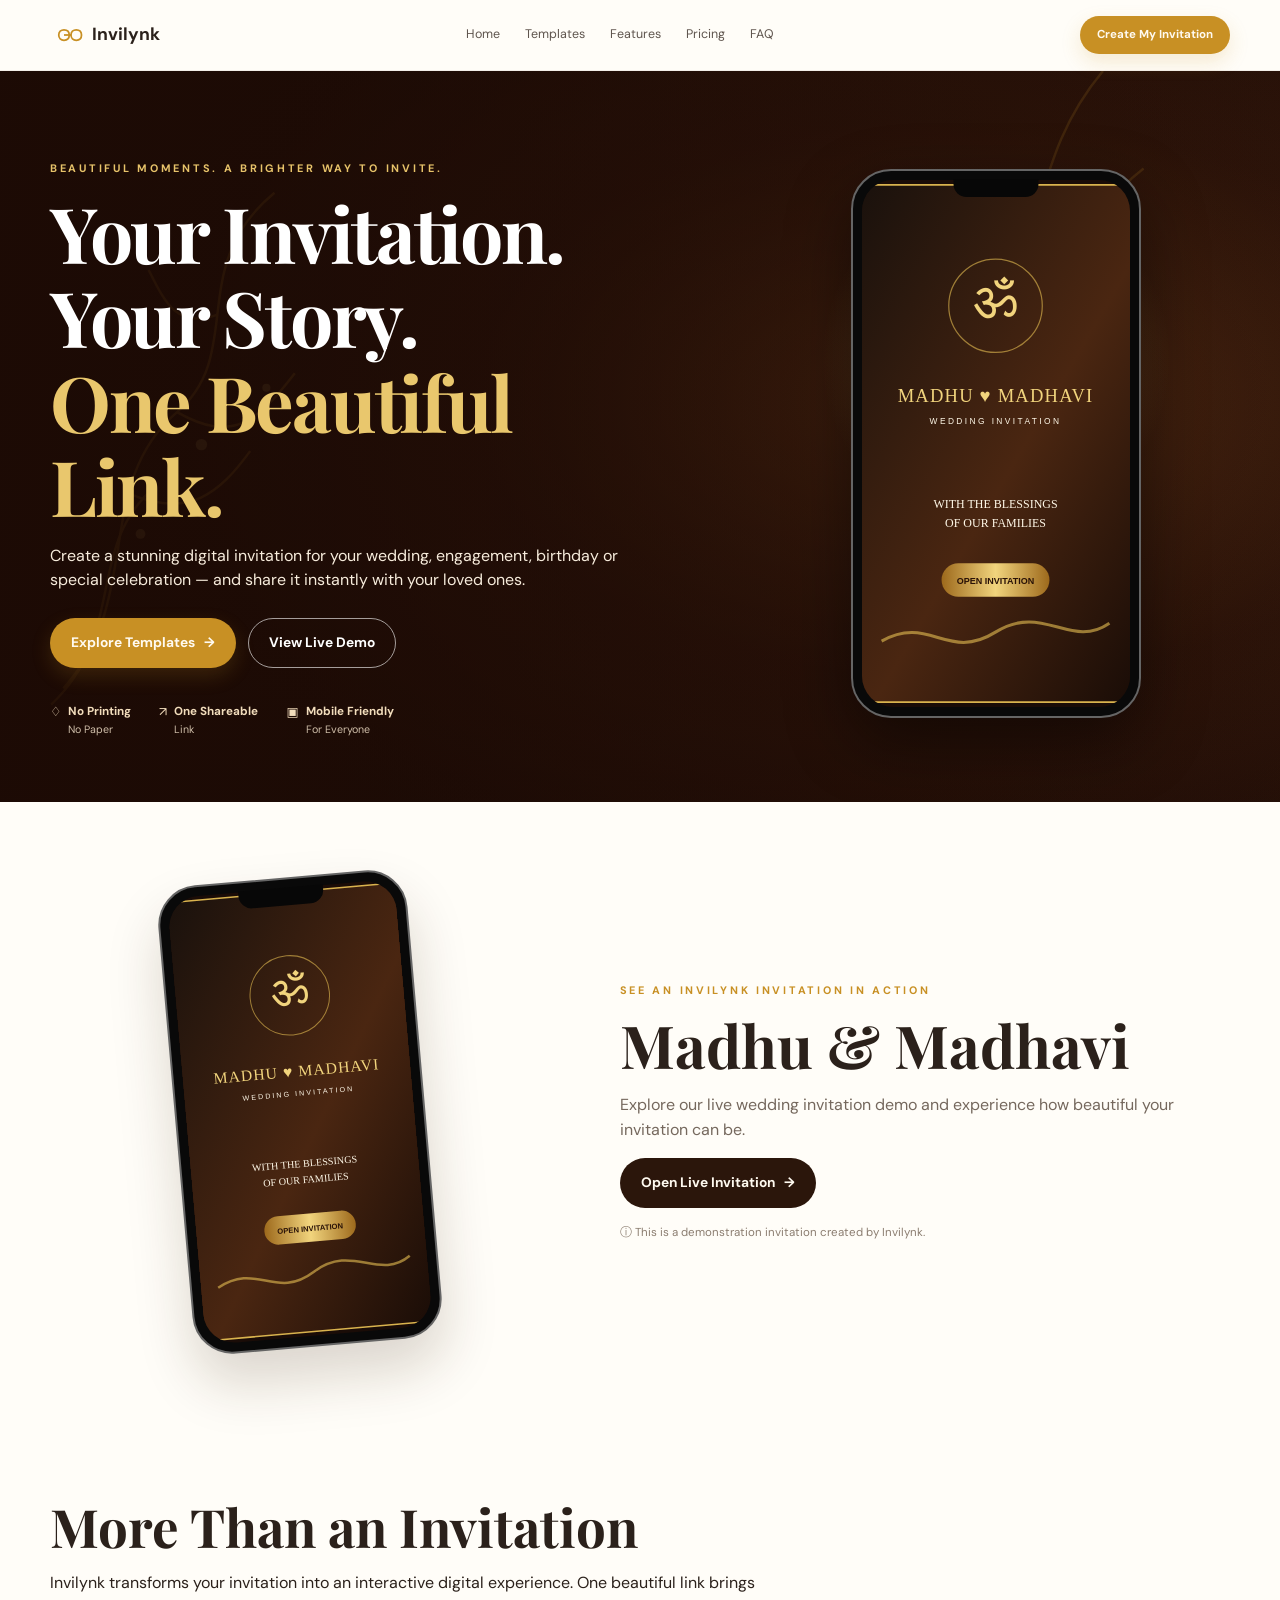
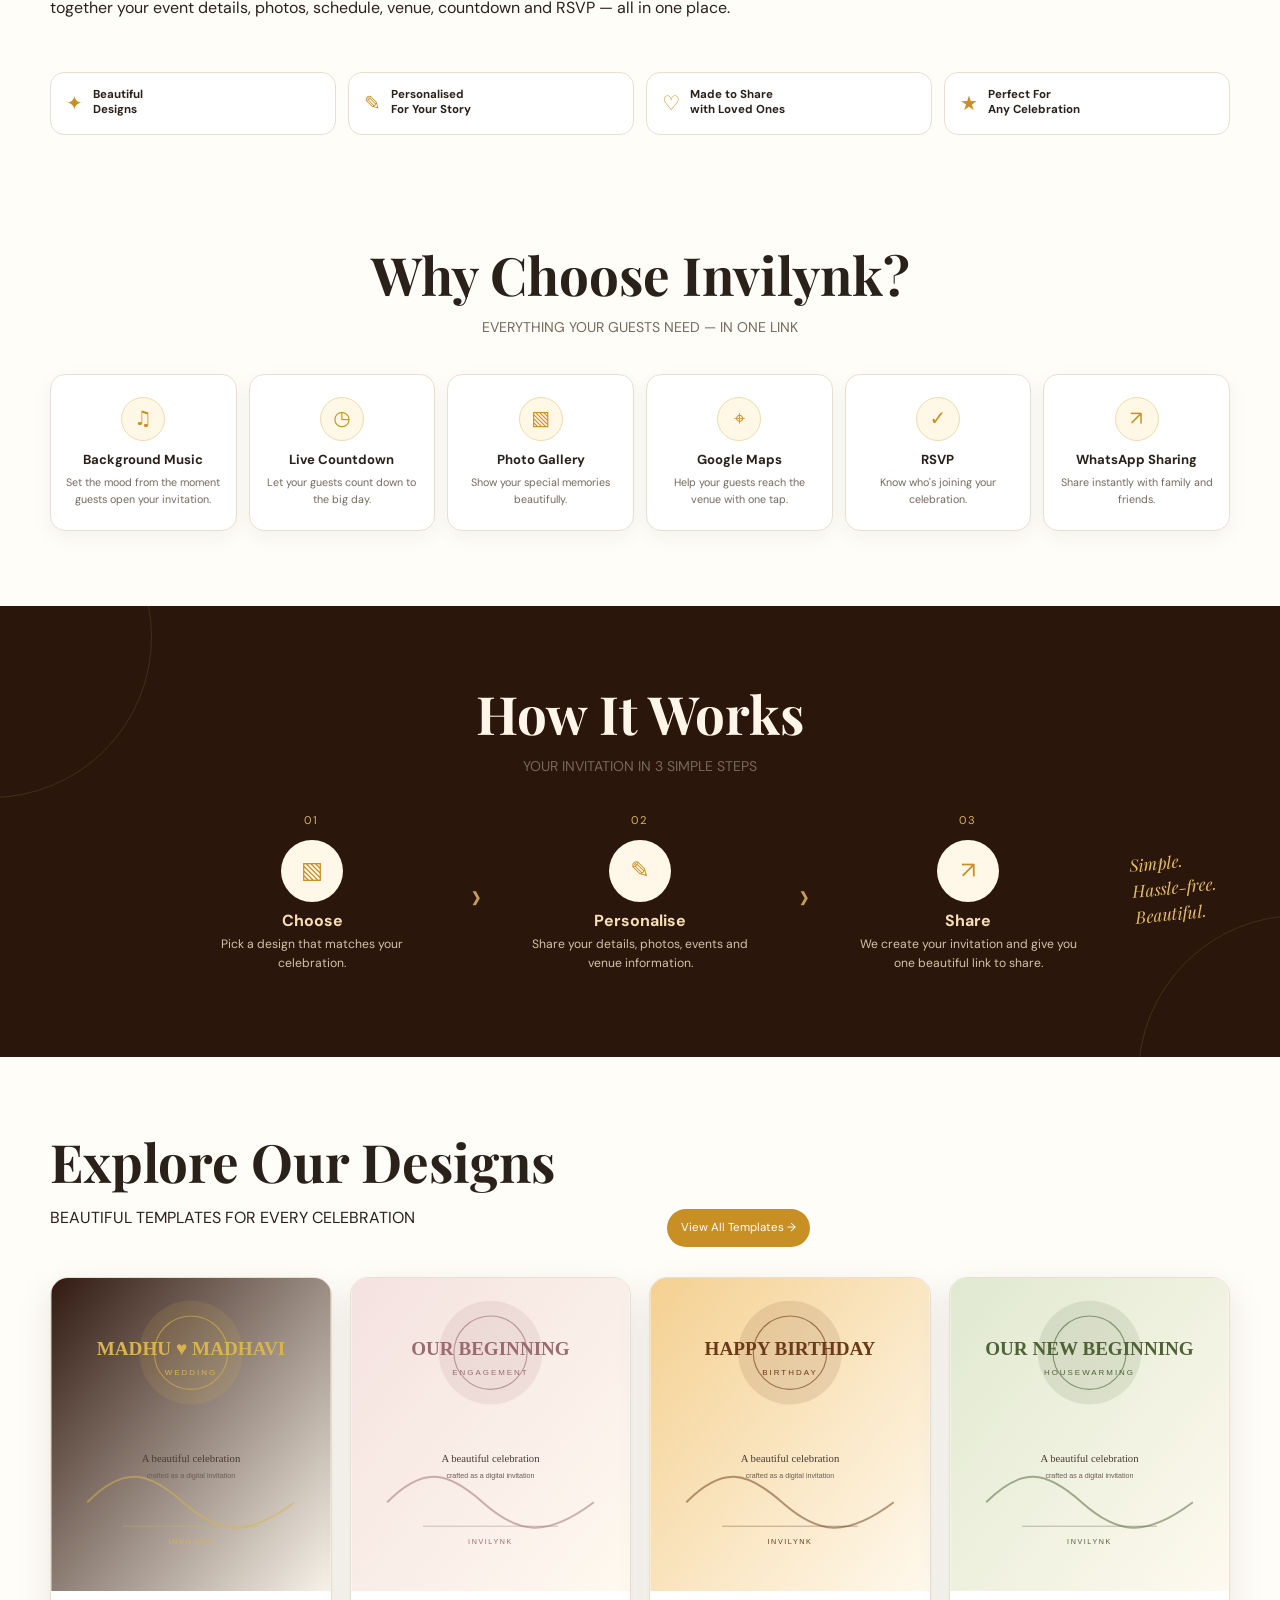
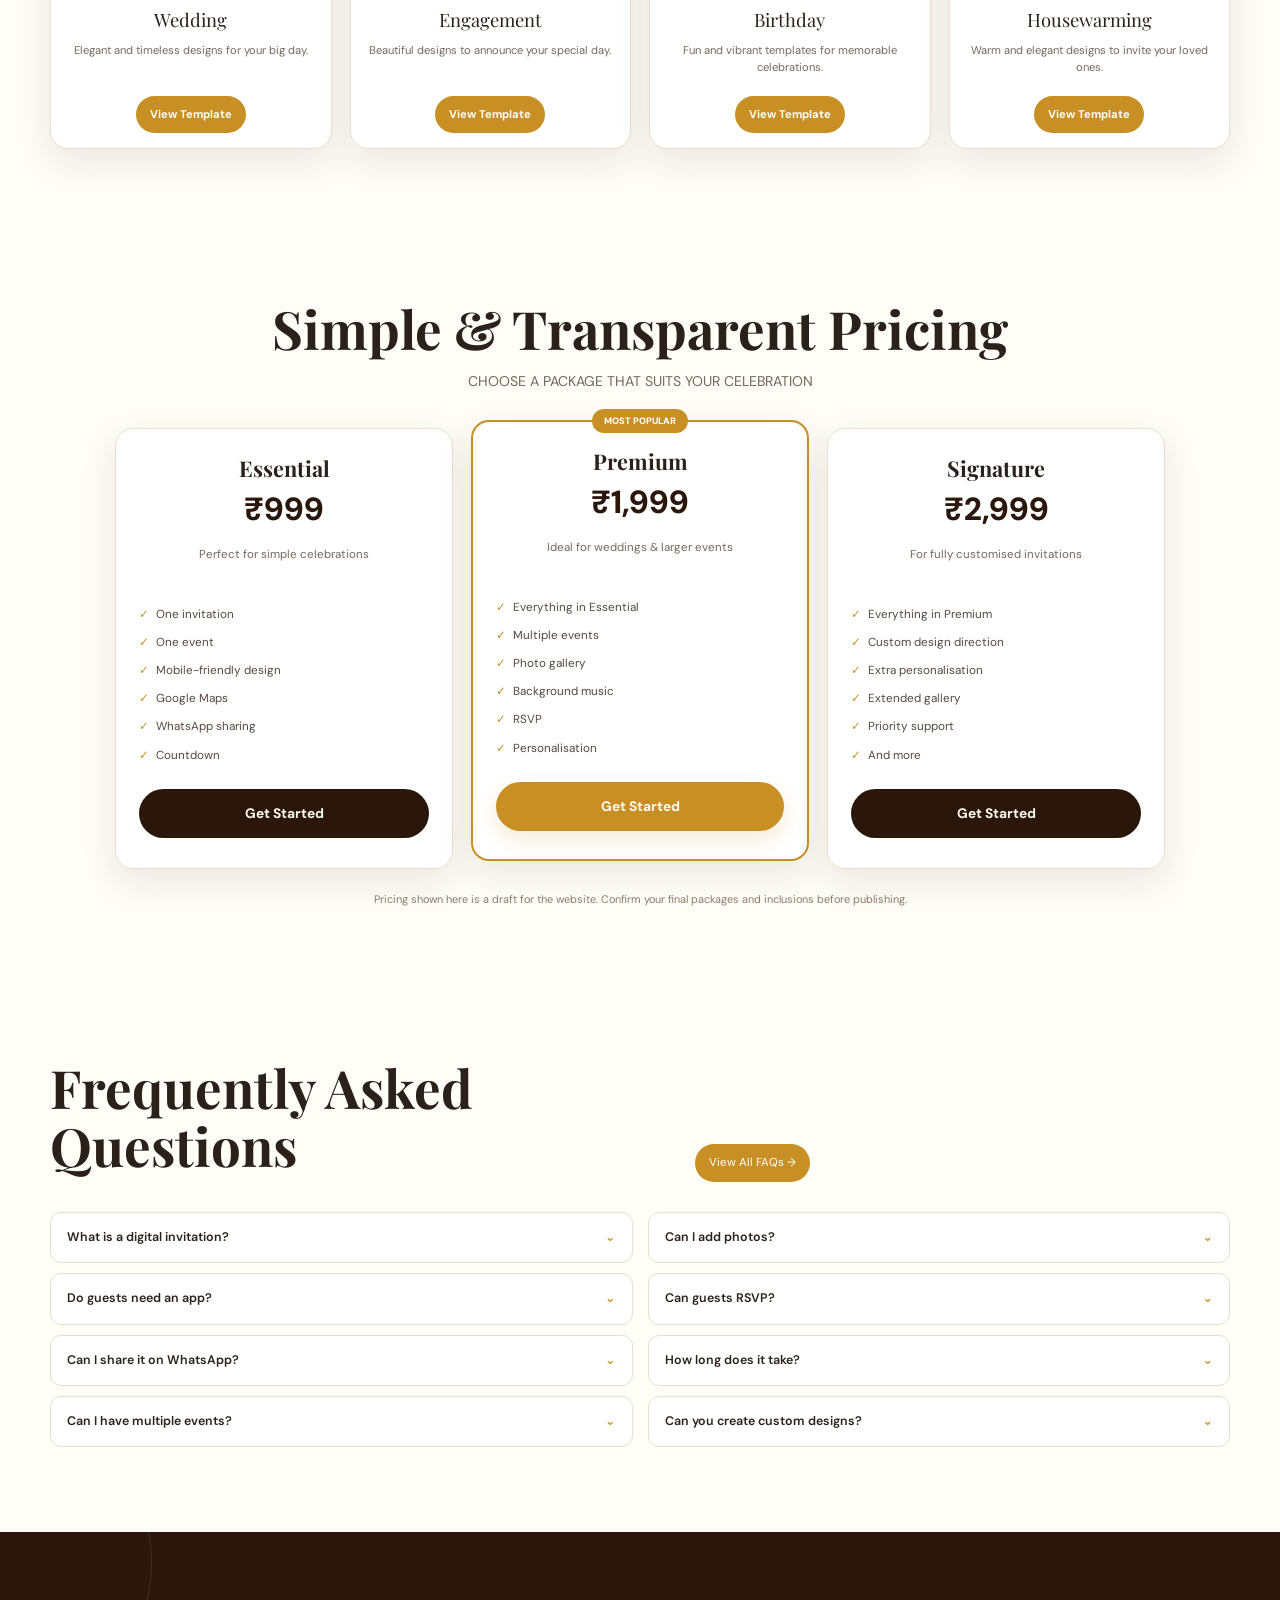
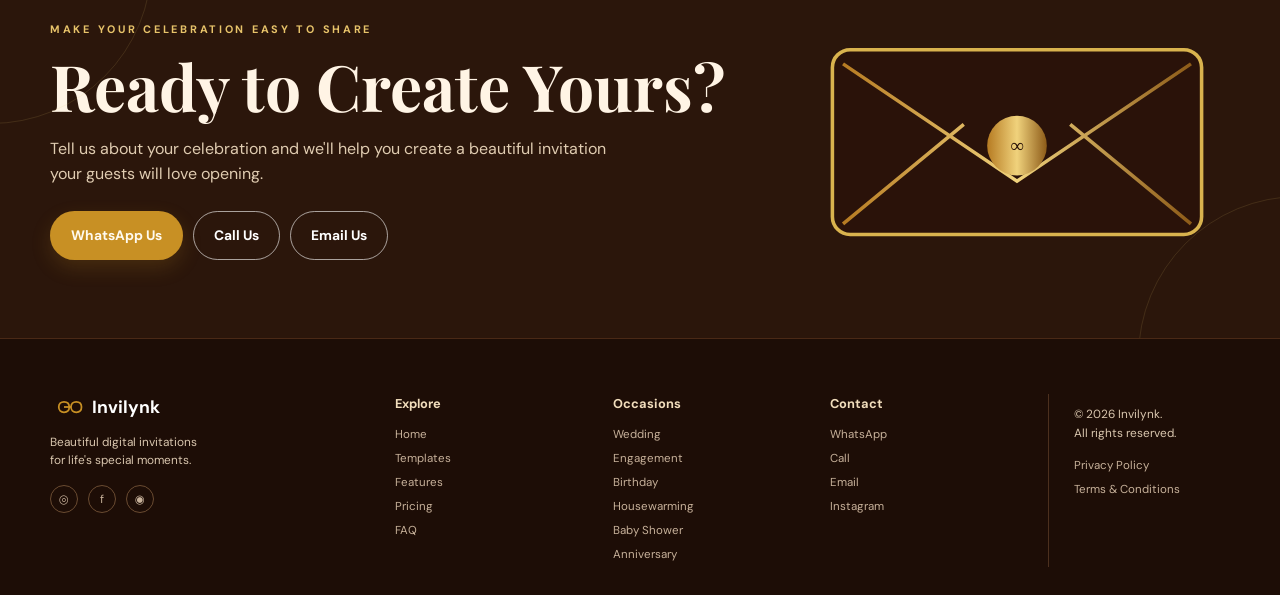
<file: index.html>
<!doctype html>
<html lang="en">
<head>
<meta charset="utf-8"><meta name="viewport" content="width=device-width, initial-scale=1, viewport-fit=cover">
<meta name="theme-color" content="#2b160b">
<meta name="description" content="Create beautiful digital invitations for weddings, engagements, birthdays, housewarmings and special celebrations with Invilynk.">
<title>Invilynk — Your Invitation. Your Story. One Beautiful Link.</title>
<link rel="preconnect" href="https://fonts.googleapis.com"><link rel="preconnect" href="https://fonts.gstatic.com" crossorigin>
<link href="https://fonts.googleapis.com/css2?family=DM+Sans:wght@400;500;600;700&family=Playfair+Display:wght@500;600;700&display=swap" rel="stylesheet">
<link rel="stylesheet" href="style.css">
</head>
<body>
<header class="site-header" id="top"><div class="container nav-wrap">
<a class="brand" href="#top"><img src="assets/logo-mark.svg" alt=""><span>Invilynk</span></a>
<nav class="desktop-nav"><a href="#home">Home</a><a href="#templates">Templates</a><a href="#features">Features</a><a href="#pricing">Pricing</a><a href="#faq">FAQ</a></nav>
<a class="btn btn-small btn-gold js-demo" href="#demo">Create My Invitation</a><button class="menu-toggle" aria-label="Open menu" aria-expanded="false">☰</button>
</div><nav id="mobile-menu" class="mobile-menu"><a href="#home">Home</a><a href="#templates">Templates</a><a href="#features">Features</a><a href="#pricing">Pricing</a><a href="#faq">FAQ</a><a class="btn btn-gold js-demo" href="#demo">Create My Invitation</a></nav></header>

<main>
<section class="hero" id="home"><div class="hero-overlay"></div><div class="container hero-grid">
<div class="hero-copy"><p class="eyebrow light">BEAUTIFUL MOMENTS. A BRIGHTER WAY TO INVITE.</p>
<h1>Your Invitation.<br>Your Story.<br><span>One Beautiful Link.</span></h1>
<p class="hero-text">Create a stunning digital invitation for your wedding, engagement, birthday or special celebration — and share it instantly with your loved ones.</p>
<div class="hero-actions"><a class="btn btn-gold" href="#templates">Explore Templates <span>→</span></a><a class="btn btn-outline-light js-demo" href="#demo">View Live Demo</a></div>
<div class="hero-points"><span>♢ <b>No Printing</b><small>No Paper</small></span><span>↗ <b>One Shareable</b><small>Link</small></span><span>▣ <b>Mobile Friendly</b><small>For Everyone</small></span></div></div>
<div class="hero-device"><div class="device-frame"><div class="device-screen"><img src="assets/demo-cover.svg" alt="Invilynk wedding invitation demo"></div></div><div class="device-glow"></div></div>
</div></section>

<section class="demo section-paper" id="demo"><div class="container demo-grid">
<div class="demo-device-wrap"><div class="device-frame device-small"><div class="device-screen"><img src="assets/demo-cover.svg" alt="Madhu and Madhavi invitation demo cover"></div></div></div>
<div class="demo-copy"><p class="eyebrow">SEE AN INVILYNK INVITATION IN ACTION</p><h2>Madhu &amp; Madhavi</h2><p>Explore our live wedding invitation demo and experience how beautiful your invitation can be.</p><a class="btn btn-dark js-demo" href="#demo">Open Live Invitation <span>→</span></a><p class="micro-note">ⓘ This is a demonstration invitation created by Invilynk.</p></div>
</div></section>

<section class="more section-paper"><div class="container"><div class="section-heading left"><div><h2>More Than an Invitation</h2><p>Invilynk transforms your invitation into an interactive digital experience. One beautiful link brings together your event details, photos, schedule, venue, countdown and RSVP — all in one place.</p></div></div>
<div class="mini-benefits"><div><span>✦</span><b>Beautiful<br>Designs</b></div><div><span>✎</span><b>Personalised<br>For Your Story</b></div><div><span>♡</span><b>Made to Share<br>with Loved Ones</b></div><div><span>★</span><b>Perfect For<br>Any Celebration</b></div></div></div></section>

<section class="features section-paper" id="features"><div class="container"><div class="section-heading centered"><h2>Why Choose Invilynk?</h2><p>EVERYTHING YOUR GUESTS NEED — IN ONE LINK</p></div>
<div class="feature-grid">
<article class="feature-card"><div class="feature-icon">♫</div><h3>Background Music</h3><p>Set the mood from the moment guests open your invitation.</p></article>
<article class="feature-card"><div class="feature-icon">◷</div><h3>Live Countdown</h3><p>Let your guests count down to the big day.</p></article>
<article class="feature-card"><div class="feature-icon">▧</div><h3>Photo Gallery</h3><p>Show your special memories beautifully.</p></article>
<article class="feature-card"><div class="feature-icon">⌖</div><h3>Google Maps</h3><p>Help your guests reach the venue with one tap.</p></article>
<article class="feature-card"><div class="feature-icon">✓</div><h3>RSVP</h3><p>Know who's joining your celebration.</p></article>
<article class="feature-card"><div class="feature-icon">↗</div><h3>WhatsApp Sharing</h3><p>Share instantly with family and friends.</p></article>
</div></div></section>

<section class="how dark-section"><div class="container"><div class="section-heading centered light-heading"><h2>How It Works</h2><p>YOUR INVITATION IN 3 SIMPLE STEPS</p></div>
<div class="steps"><article class="step"><div class="step-no">01</div><div class="step-icon">▧</div><h3>Choose</h3><p>Pick a design that matches your celebration.</p></article><span class="step-arrow">›</span><article class="step"><div class="step-no">02</div><div class="step-icon">✎</div><h3>Personalise</h3><p>Share your details, photos, events and venue information.</p></article><span class="step-arrow">›</span><article class="step"><div class="step-no">03</div><div class="step-icon">↗</div><h3>Share</h3><p>We create your invitation and give you one beautiful link to share.</p></article></div><p class="hand-note">Simple.<br>Hassle-free.<br>Beautiful.</p></div></section>

<section class="templates section-paper" id="templates"><div class="container"><div class="section-heading row-heading"><div><h2>Explore Our Designs</h2><p>BEAUTIFUL TEMPLATES FOR EVERY CELEBRATION</p></div><a class="text-btn" href="#contact">View All Templates →</a></div>
<div class="template-grid">
<article class="template-card"><img src="assets/wedding-template.svg" alt="Wedding invitation template"><div><span>Wedding</span><p>Elegant and timeless designs for your big day.</p><a class="btn btn-mini" href="#contact">View Template</a></div></article>
<article class="template-card"><img src="assets/engagement-template.svg" alt="Engagement invitation template"><div><span>Engagement</span><p>Beautiful designs to announce your special day.</p><a class="btn btn-mini" href="#contact">View Template</a></div></article>
<article class="template-card"><img src="assets/birthday-template.svg" alt="Birthday invitation template"><div><span>Birthday</span><p>Fun and vibrant templates for memorable celebrations.</p><a class="btn btn-mini" href="#contact">View Template</a></div></article>
<article class="template-card"><img src="assets/housewarming-template.svg" alt="Housewarming invitation template"><div><span>Housewarming</span><p>Warm and elegant designs to invite your loved ones.</p><a class="btn btn-mini" href="#contact">View Template</a></div></article>
</div></div></section>

<section class="pricing section-paper" id="pricing"><div class="container"><div class="section-heading centered"><h2>Simple &amp; Transparent Pricing</h2><p>CHOOSE A PACKAGE THAT SUITS YOUR CELEBRATION</p></div>
<div class="price-grid">
<article class="price-card"><h3>Essential</h3><div class="price">₹999</div><p>Perfect for simple celebrations</p><ul><li>One invitation</li><li>One event</li><li>Mobile-friendly design</li><li>Google Maps</li><li>WhatsApp sharing</li><li>Countdown</li></ul><a class="btn btn-dark" href="#contact">Get Started</a></article>
<article class="price-card featured"><div class="popular">MOST POPULAR</div><h3>Premium</h3><div class="price">₹1,999</div><p>Ideal for weddings &amp; larger events</p><ul><li>Everything in Essential</li><li>Multiple events</li><li>Photo gallery</li><li>Background music</li><li>RSVP</li><li>Personalisation</li></ul><a class="btn btn-gold" href="#contact">Get Started</a></article>
<article class="price-card"><h3>Signature</h3><div class="price">₹2,999</div><p>For fully customised invitations</p><ul><li>Everything in Premium</li><li>Custom design direction</li><li>Extra personalisation</li><li>Extended gallery</li><li>Priority support</li><li>And more</li></ul><a class="btn btn-dark" href="#contact">Get Started</a></article>
</div><p class="pricing-note">Pricing shown here is a draft for the website. Confirm your final packages and inclusions before publishing.</p></div></section>

<section class="faq section-paper" id="faq"><div class="container"><div class="section-heading row-heading"><div><h2>Frequently Asked Questions</h2></div><a class="text-btn" href="#faq">View All FAQs →</a></div><div class="faq-grid"><div>
<details><summary>What is a digital invitation?</summary><p>A digital invitation is an interactive invitation that guests can open on their phone through a shareable link.</p></details>
<details><summary>Do guests need an app?</summary><p>No. Guests can open the invitation in a normal mobile browser.</p></details>
<details><summary>Can I share it on WhatsApp?</summary><p>Yes. Your invitation is designed to be shared easily through WhatsApp and other messaging apps.</p></details>
<details><summary>Can I have multiple events?</summary><p>Yes, depending on the package. Wedding packages can include functions such as Haldi, Mehendi, Sangeet and the main ceremony.</p></details></div><div>
<details><summary>Can I add photos?</summary><p>Yes. You can provide your selected photos for the invitation gallery.</p></details>
<details><summary>Can guests RSVP?</summary><p>Yes, RSVP can be included so you can collect responses from your guests.</p></details>
<details><summary>How long does it take?</summary><p>Delivery time depends on the design, content and level of personalisation required.</p></details>
<details><summary>Can you create custom designs?</summary><p>Yes, custom design work can be discussed for Signature or custom requirements.</p></details>
</div></div></div></section>

<section class="contact-cta dark-section" id="contact"><div class="container contact-grid"><div><p class="eyebrow light">MAKE YOUR CELEBRATION EASY TO SHARE</p><h2>Ready to Create Yours?</h2><p>Tell us about your celebration and we'll help you create a beautiful invitation your guests will love opening.</p><div class="contact-actions"><a class="btn btn-gold js-whatsapp" href="#">WhatsApp Us</a><a class="btn btn-outline-light js-call" href="#">Call Us</a><a class="btn btn-outline-light js-email" href="#">Email Us</a></div></div><img class="envelope-art" src="assets/envelope.svg" alt="Decorative digital invitation envelope"></div></section>
</main>

<footer class="footer"><div class="container footer-grid">
<div><a class="brand brand-footer" href="#top"><img src="assets/logo-mark.svg" alt=""><span>Invilynk</span></a><p>Beautiful digital invitations<br>for life's special moments.</p><div class="socials"><a href="#" aria-label="Instagram">◎</a><a href="#" aria-label="Facebook">f</a><a href="#" aria-label="WhatsApp">◉</a></div></div>
<div><h4>Explore</h4><a href="#top">Home</a><a href="#templates">Templates</a><a href="#features">Features</a><a href="#pricing">Pricing</a><a href="#faq">FAQ</a></div>
<div><h4>Occasions</h4><a href="#templates">Wedding</a><a href="#templates">Engagement</a><a href="#templates">Birthday</a><a href="#templates">Housewarming</a><a href="#templates">Baby Shower</a><a href="#templates">Anniversary</a></div>
<div><h4>Contact</h4><a class="js-whatsapp" href="#">WhatsApp</a><a class="js-call" href="#">Call</a><a class="js-email" href="#">Email</a><a class="js-instagram" href="#">Instagram</a></div>
<div class="footer-legal"><p>© <span id="year"></span> Invilynk.<br>All rights reserved.</p><a href="privacy.html">Privacy Policy</a><a href="terms.html">Terms &amp; Conditions</a></div>
</div></footer>
<script src="config.js"></script><script src="script.js"></script>
</body></html>
</file>
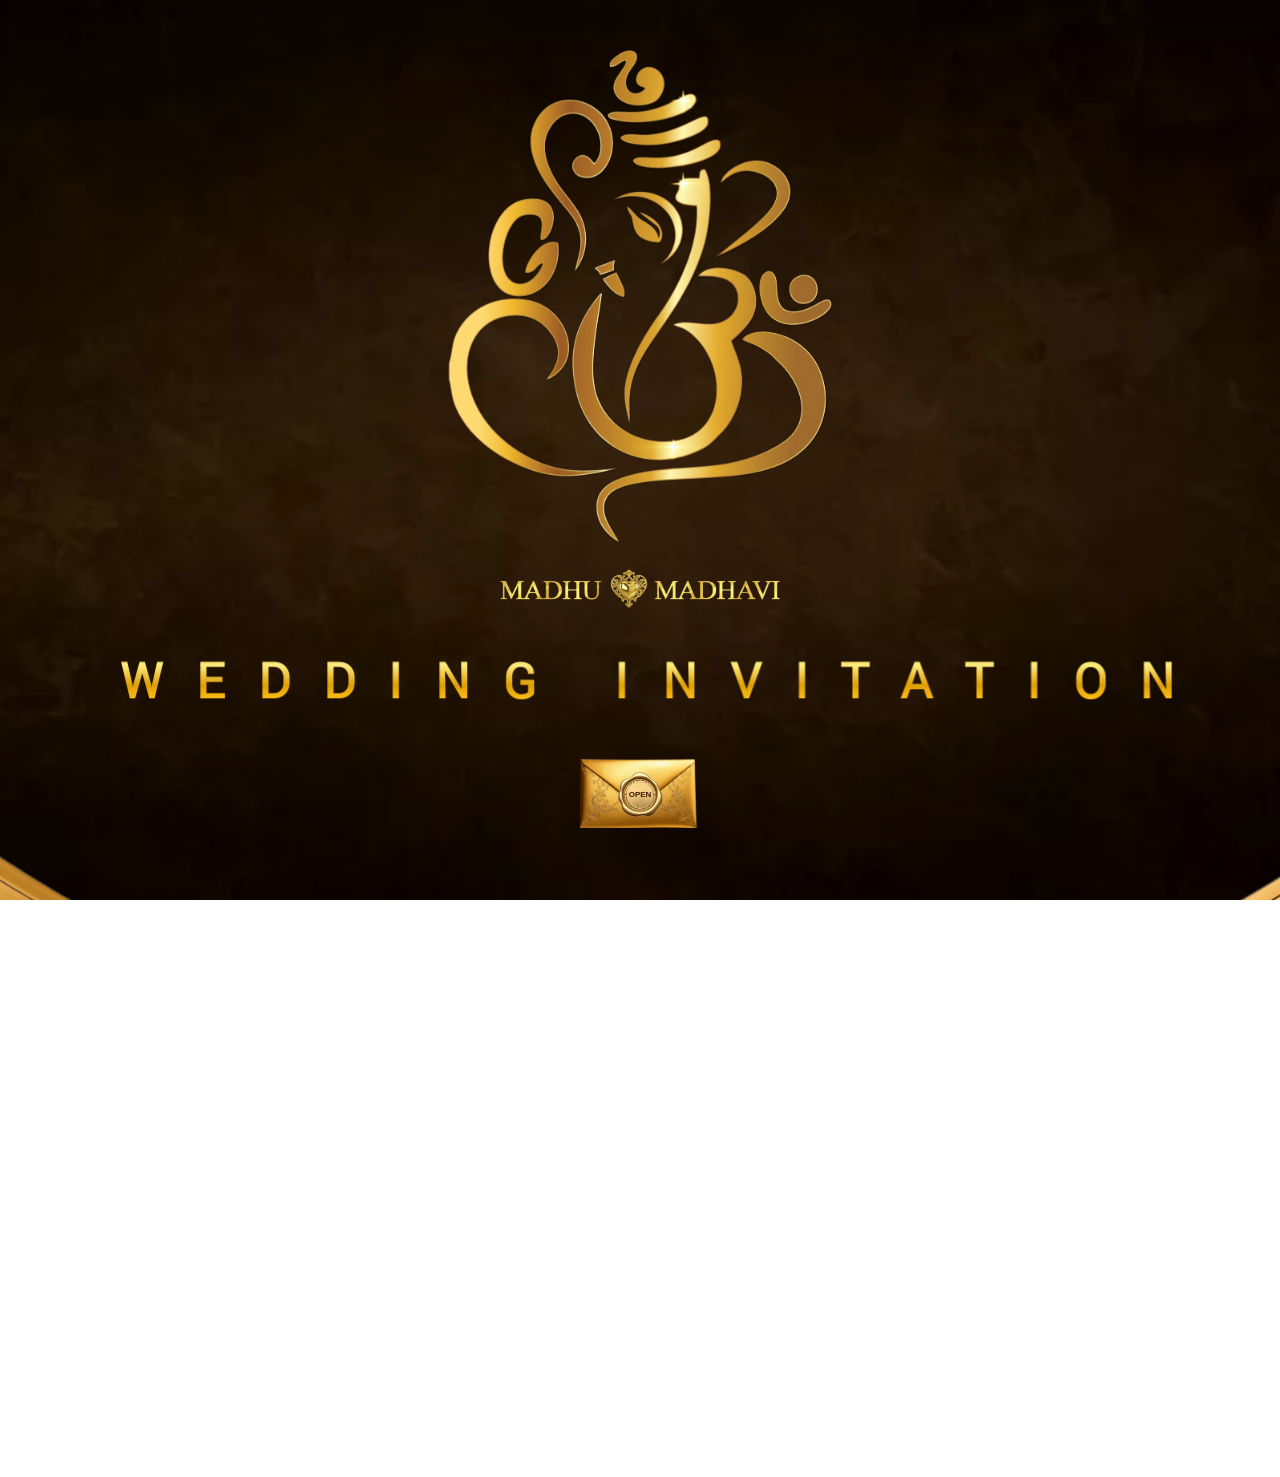
<file: MMwedding/index.html>
<!DOCTYPE html>
<html lang="en">
<head>
<link href="https://fonts.googleapis.com/css2?family=Playfair+Display:wght@600&family=Cormorant+Garamond&display=swap" rel="stylesheet">
<link href="https://fonts.googleapis.com/css2?family=Lavishly+Yours&display=swap" rel="stylesheet">
<meta charset="UTF-8">
<meta name="viewport" content="width=device-width, initial-scale=1.0">
<meta property="og:title" content="Madhu ❤️ Madhavi Wedding Invitation">
<meta property="og:description" content="Join us in celebrating our special day 💖 May 13, 2026">
<meta property="og:image" content="https://mskoduri.github.io/MMwedding/preview.png">
<meta property="og:url" content="https://mskoduri.github.io/MMwedding/">
<meta property="og:type" content="website">
<meta name="twitter:card" content="summary_large_image">
<meta property="og:image:type" content="image/png">
<meta property="og:image:width" content="1200">
<meta property="og:image:height" content="630">
<title>Madhu ❤️ Madhavi</title>
<!-- preview fix -->

<style>
body {
  margin: 0;
  font-family: 'Segoe UI', sans-serif;
  color: white;
  scroll-behavior: smooth;
}


.bg {
  position: fixed;
  inset: 0;
  background: url('360.webp') no-repeat center;
  /* background:
    linear-gradient(
      to bottom,
      rgba(0, 0, 0, 0.6),
      rgba(0, 0, 0, 0.75)
    ),
    url('360.webp') no-repeat center; */
  background-size: cover;
  filter: brightness(0.9) contrast(1.1);
  z-index: -1;
  pointer-events: none;
}

.bg::after {
  content: "";
  position: absolute;
  inset: 0;
}

@media (max-width: 768px) {
  .bg {
    background-position: 51% center;
  }
}

section {
  display: flex;
  justify-content: center;
  align-items: center;
  flex-direction: column;
  text-align: center;
  width: 100%;
  max-width: 100%;
  overflow-x: hidden;
  min-height: auto;
  padding: 50px 15px;
  box-sizing: border-box;
}


.card {
  background: rgba(255,255,255,0.2);
  padding: 25px;
  border-radius: 20px;
  max-width: 400px;
  margin: 15px;
  border: 1px solid rgba(255,255,255,0.2);
  font-family: 'Times New Roman', Times, serif;
  letter-spacing: 1px;
  line-height: 35px;
}


/* h1 {
  font-size: 40px;
  background: linear-gradient(45deg, gold, #fff);
  -webkit-background-clip: text;
  -webkit-text-fill-color: transparent;
  text-shadow: none;
} */

h2 {
  margin-top: 10px;
}


button {
  display: flex;
  align-items: center;
  justify-content: center;
  gap: 8px;
  padding: 12px 25px;
  border-radius: 30px;
  border: none;
  cursor: pointer;
  z-index: 1;
  background: #341902f2;
  color: white;
}

button:hover {
  transform: scale(1.05);
  transition: 0.3s;
}

.fade {
  opacity: 0;
  transform: translateY(20px);
  transition: opacity 0.5s ease-out, transform 0.5s ease-out;
  will-change: transform, opacity;
}

.fade.show {
  opacity: 1;
  transform: translateY(0);
}

input {
  padding: 10px;
  border-radius: 10px;
  border: none;
}

.image-section {
  width: 90%;
  /* height: 60vh; */
  min-height: 45vh;
  /* margin: 30px auto; */
  margin: 0 auto;
  /* padding: 60px 0; */
  padding: 60px 15px;
  border-radius: 20px;
  background-size: cover;
  background-position: center;
  display: flex;
  align-items: center;
  justify-content: center;
  position: relative;
  overflow: hidden;
}

.image-section::after {
  content: "";
  position: absolute;
  width: 100%;
  height: 100%;
}

.image-section h2 {
  position: absolute; 
  left: 0;
  right: 0;
  top: 50%;
  transform: translateY(-50%);
  width: 100%;
  text-align: center;
  background: rgba(255, 255, 255, 0.5);
  padding: 8px 0;
  color: #7a1f1f;
  font-size: 16px;
  letter-spacing: 1px;
  /* font-weight: 500; */
}
.countdown-box {
  display: grid;
  grid-template-columns: repeat(2, 1fr);
  gap: 14px; 
  padding: 0 10px; 
  margin-bottom: 20px;
  max-width: 260px;
  margin: 0 auto;
}

.time {
  background: rgba(255,255,255,0.2);
  padding: 18px;
  border-radius: 10px;
  text-align: center;
  border: 1px solid gold;
  width: auto;
}
.time span {
  font-size: 32px;
  font-weight: bold;
}

.time p {
  margin-top: 5px;
  font-size: 12px;
  letter-spacing: 2px;
}

.time, .card {
  background: rgba(255,255,255,0.15);
}

.invite-card {
  position: relative;
  overflow: hidden;
  background: linear-gradient(135deg, #f8f3e8, #efe6d8);
  color: #6b1d1d;
  padding: 40px 20px;
  width: 100%;
  max-width: 500px;
  margin: 0 auto;
  border-radius: 10px;
  text-align: center;
  box-shadow:0 5px 15px rgba(0,0,0,0.2),
            0 0 20px rgba(212,175,55,0.2);
border: 2px solid #d4af37;
  font-family: 'Times New Roman', Times, serif;
}

.invite-card::before {
  content: "";
  position: absolute;
  inset: 0;
  background: url('IMG_20260424_180515.jpeg') no-repeat center;
  background-size: cover;
  opacity: 0.3;
  z-index: 0;
}

.invite-card * {
  position: relative;
  z-index: 1;
}


.top-text {
  letter-spacing: 3px;
  font-size: 12px;
  margin-bottom: 10px;
  top:15px;
  background: #ffffff73;
    background-image: initial;
    background-position-x: initial;
    background-position-y: initial;
    background-size: initial;
    background-repeat: initial;
    background-attachment: initial;
    background-origin: initial;
    background-clip: initial;
    background-color: rgba(255, 255, 255, 0.45);

    border-radius: 1em;
    border-top-left-radius: 1em;
    border-top-right-radius: 1em;
    border-bottom-right-radius: 1em;
    border-bottom-left-radius: 1em;
}


.divider {
  display: flex;
  align-items: center;
  justify-content: center;
  font-size: 18px;
  gap: 15px;
  margin: 10px 0;
}

.divider span {
  width: 40px;
  height: 1px;
  background: gold;
  display: inline-block;
}


.names {
  font-size: 48px;
  font-family: 'Playfair Display', serif;
  background: linear-gradient(
    120deg,
    #c9a227 30%,
    #f1d97a 50%,
    #c9a227 70%
  );
  background-size: 150% auto;
  -webkit-background-clip: text;
  -webkit-text-fill-color: transparent;
  animation: goldShine 3s ease-in-out infinite;
}
.names::after {
  content: '';
  position: absolute;
  top: 0;
  left: -100%;
  width: 40%;
  height: 100%;

  background: linear-gradient(
    120deg,
    transparent,
    rgba(255,255,255,0.7),
    transparent
  );

  animation: shine 3s infinite;
}

@keyframes goldShine {
  0% {
    background-position: 0% center;
  }
  100% {
    background-position: 200% center;
  }
}


.date-box {
  border: 2px solid gold;
  padding: 10px 8px;
  font-weight: bold;
  /* letter-spacing: 1px; */
}


.footer-text {
  font-style: italic;
  margin-top: 20px;
}

#main {
  opacity: 0;
  transition: 1s;
  display: flex;
  flex-direction: column;
  gap: 0; 
}

#main > section:first-child {
  padding-bottom: 5px;
}

#main.show {
  opacity: 1;
}

#welcome {
  position: relative;
  min-height: 100vh;
  min-height: 100dvh;
  display: flex;
  align-items: center; 
  justify-content: center;
  overflow: hidden;
}

.welcome-content {
  height: 100%;
  display: flex;
  justify-content: center;
  align-items: center;
  flex-direction: column;
position: relative;
  z-index: 3;
  padding: 0 20px;
}

.welcome-content img {
  display: block;
  margin-left: auto;
  margin-right: auto;
}

.welcome-sub {
  opacity: 0.85;
  letter-spacing: 0.2em;
  font-family: 'Cormorant Garamond', serif;
  position: relative;
}

@keyframes goldFlow {
  0% {
    background-position: 0% center;
  }
  100% {
    background-position: 200% center;
  }
}

.scroll-down {
  position: relative;
  /* top: 2em;  */
  margin-top: 8px;
  top: 0;
  text-align: center;
  cursor: pointer;
  color: #fffdfd;
  font-size: 12px;
  letter-spacing: 2px;
}

@keyframes bounce {
  0%, 100% { transform: translateY(0) rotate(-45deg); }
  50% { transform: translateY(10px) rotate(-45deg); }
}

.arrow {
  width: 20px;
  height: 20px;
  border-left: 2px solid gold;
  border-bottom: 2px solid gold;
  transform: rotate(-45deg);
  margin: 8px auto;
  animation: bounce 1.5s infinite;
}

.venue-box {
  background: linear-gradient(135deg, #f8f3e8, #efe6d8);
  color: #341902f2;
  padding: 40px 20px;
  width: 100%;
  max-width: 500px;
  margin: 0 auto; 
  border-radius: 12px;
  border: 2px solid rgba(212,175,55,0.4);
  box-shadow: 0 10px 40px rgba(0,0,0,0.2);
  text-align: center;
}

.venue-box h1 {
  font-family: 'Playfair Display', serif;
  font-size: 44px;
  color: #cfa211;
  text-shadow:
    0 1px 0 #fff3cc,
    0 2px 5px rgba(0,0,0,0.25);
}

.event-title {
  font-family: 'Playfair Display', serif;
  font-size: 36px;
  margin-bottom: 40px;
  color: #ffd700;
  text-shadow: 0 0 10px rgba(255,215,0,0.5);
}

.event-container {
  display: flex;
  gap: 30px;
  justify-content: center;
  flex-wrap: wrap;
}

.event-card {
  background: #f8f3e8;
  color: #341902f2;
  padding: 30px 20px;
  width: 280px;
  border: 1px solid #e5d3a3;
  border-radius: 10px;
  text-align: center;
  box-shadow: 0 5px 20px rgba(0,0,0,0.1);
}

.event-card h3 {
  font-size: 22px;
  font-weight: bold;
}

.event-btn {
  display: inline-block;
  margin-top: 15px;
  padding: 12px 25px;

  background: #341902f2;
  color: white;

  border-radius: 6px;
  text-decoration: none;
  border: none;
}

@media(max-width: 768px) {
  .event-card {
    width: 90%;
  }
}

.welcome-title {
  font-family: 'Playfair Display', serif;
  font-size: 42px;

  background: linear-gradient(
    120deg,
    #ffd700 0%,
    #fff8dc 30%,
    #ffd700 60%,
    #ffcc33 100%
  );

  background-size: 200% auto;

  -webkit-background-clip: text;
  -webkit-text-fill-color: transparent;

  animation: goldShine 3s linear infinite;

  text-shadow:
    0 0 5px rgba(255,215,0,0.6),
    0 0 10px rgba(255,215,0,0.5),
    0 0 20px rgba(255,215,0,0.4);
}

.welcome-title span {
  text-shadow:
    0 0 10px rgba(255,215,0,0.9),
    0 0 20px rgba(255,215,0,0.7);
}

@keyframes goldShine {
  0% {
    background-position: 0% center;
  }
  100% {
    background-position: 200% center;
  }
}

@media (max-width: 768px) {
  .invite-card {
    max-width: 90%;
    padding: 30px 15px;
  }

  .names {
    font-size: 38px;
  }
}

html, body {
  margin: 0;
  padding: 0;
  height: 100%;
  overflow-x: hidden;
}

body {
  padding-top: env(safe-area-inset-top);
}

@media (max-width: 768px) {
  .venue-box {
    width: 90%;
    max-width: 100%;
  }
}

.icon {
  width: 40px;  
  height: 25px;
  object-fit: contain;
  vertical-align: middle;
  /* margin-right: 6px; */
  border-radius: 0; 
}

.welcome-image {
  /* width: 80px; */
  max-width: 30vw;
  margin-bottom: 10px;
  position: relative;
  /* bottom: 1em; */
}

@keyframes float {
  0%,100% { transform: translateY(0); }
  50% { transform: translateY(-6px); }
}

.names-img {
  width: 100%;
  max-width: 280px;
  height: auto;
  object-fit: contain;
  display: block;
  margin: 10px auto;
  /* position: relative; 
  top: 1em; */
  margin-top: 16px;
}

img {
  max-width: 100%;
  height: auto;
}

html {
  scroll-behavior: smooth;
  -webkit-overflow-scrolling: touch;
}


.invite-text-img {
  /* width: 180px; */
  /* max-width: 65vw; */
  display: block;
  margin: 16px auto;  
  position: relative;
  top: 0.5em;
  /* filter: brightness(1.05) contrast(1.2) saturate(0.8)
          drop-shadow(0 0 4px rgba(212,175,55,0.7))
          drop-shadow(0 0 10px rgba(139,105,20,0.5)); */
}

.knot {
  transform: scale(1.2); 
  transform-origin: center;
  display: block;
  margin: 5px auto;
}
.invite-btn {
  position: relative;
  display: inline-block;
  border: none;
  background: none;
  cursor: pointer;
}

.open_invite {
  width: 120px;
  display: block;
  transition: transform 0.6s ease;
}

.invite-text {
  position: absolute;
  top: 50%;
  left: 50%;
  transform: translate(-50%, -50%);

  font-size: 13px;
  letter-spacing: 2px;
  white-space: nowrap;

  color: #fff;

  text-shadow:
    0 0 6px rgba(255,215,0,0.8),
    0 0 10px rgba(255,215,0,0.6);

  pointer-events: none;
}
.envelope-wrapper {
  position: relative;
  display: inline-block;
}

.seal-wrapper {
  position: absolute;
  top: 65%;
  left: 50%;
  transform: translate(-50%, -50%);
  width: 12vw;
  height: 12vw;
  max-width: 60px;
  max-height: 60px;
  z-index: 10;
}



.invite-btn:active .seal-wrapper {
  transform: translate(-50%, -50%) scale(0.9);
}

.seal-img {
  position: absolute;
  inset: 0;
  width: 75%;
  height: 100%;
  object-fit: contain;
  /* Snappy transition for the break */
  transition: transform 0.5s cubic-bezier(0.4, 0, 0.2, 1), opacity 0.5s;
}

.seal-left {
  clip-path: polygon(0% 0%, 52% 0%, 42% 25%, 52% 50%, 42% 75%, 52% 100%, 0% 100%);
}

.seal-right {
  clip-path: polygon(52% 0%, 100% 0%, 100% 100%, 52% 100%, 42% 75%, 52% 50%, 42% 25%);
}

.seal-text {
  position: absolute;
  top: 50%;
  left: 50%;
  transform: translate(-50%, -50%);
  font-size: 8px;
  font-weight: bold;
  color: #3b1d03;
  transition: opacity 0.3s;
  z-index: 11;
}

.envelope-wrapper.open .seal-left {
  transform: translateX(-35px) translateY(-10px) rotate(-20deg);
  opacity: 0;
}

.envelope-wrapper.open .seal-right {
  transform: translateX(35px) translateY(5px) rotate(20deg);
  opacity: 0;
}

.envelope-wrapper.open .seal-text {
  opacity: 0;
}

/* .envelope-wrapper.open .seal-wrapper {
  transform: translate(-50%, -80%) scale(1.3) rotate(20deg);
  opacity: 0;
  transition: all 0.5s ease;
} */

.envelope-wrapper.open .open_invite {
  transform: scale(1.1) rotateX(25deg);
}

@keyframes openShake {
  0% { transform: rotateX(0deg); }
  50% { transform: rotateX(10deg); }
  100% { transform: rotateX(35deg); }
}

body {
  -webkit-overflow-scrolling: touch;
}

* {
  box-sizing: border-box;
}

.event-count {
  max-width: 120%;
  position: relative;
  right: 50px;
  margin-bottom: -120px;
}

.event-title-img
{
  max-width: 130%;
  margin-bottom: -170px;
}

.select-wrapper {
  position: relative;
  display: inline-block;
}

#attending {
  appearance: none;
  -webkit-appearance: none;
  -moz-appearance: none;

  width: 160px;
  padding: 10px 35px 10px 10px;
  border-radius: 10px;
  border: none;
}

.arrow-bold {
  position: absolute;
  right: 12px;
  top: 50%;
  transform: translateY(-50%);
  pointer-events: none;

  color: #cfa211;
  font-size: 14px;
}

.card input,
.card .select-wrapper,
.card textarea {
  margin-top: 20px;   /* 🔥 same gap everywhere */
}

.submit-btn {
  margin: 25px auto 0;
  display: block;
}

.family-names span {
  white-space: nowrap;
}

</style>
</head>

<body>

<div class="bg"></div>

<section id="welcome">
  <div class="welcome-content">
    <img src="Ganesh.png" class="welcome-image">
    <img src="MM.png"  class="names-img" alt="Madhu Madhavi"> 
  <img src="20260429_123016.png" class="invite-text-img">
    
  <button onclick="openEnvelope()" class="invite-btn">
  <div class="envelope-wrapper">
    <img src="Picsart_26-04-26_20-19-04-859.png" class="open_invite">
   <div class="seal-wrapper">
  <img src="Seal.png" class="seal-img seal-left">
  <img src="Seal.png" class="seal-img seal-right">
  <span class="seal-text">OPEN</span>
</div>
  </div>
</button>

    <img src="Picsart_26-04-26_19-44-44-981.png" class="knot"></img>
  </div>

</section>


<div id="main" style="display:none;">
<section class="fade">
  <div class="invite-card">

    <p class="top-text">WITH THE BLESSINGS OF OUR FAMILIES</p>

    <h1 class="names">
      Madhu <br>❤️<br> Madhavi
    </h1>

    <div class="date-box">
      WEDNESDAY, MAY 13, 2026 · 09:24 AM
    </div>

    <p class="footer-text" style="opacity: 0.7;">
      Your presence will make our day truly special
    </p>


  </div>

  <div class="scroll-down" onclick="scrollDown()">
  <span>Scroll Down</span>
  <div class="arrow"></div>
</div>
</section>

<div class="fade">
  <img src="Countdown.png" class="event-count" alt="The Countdown" >

  <div class="countdown-box">
    <div class="time">
      <span id="days">00</span>
      <p>DAYS</p>
    </div>
    <div class="time">
      <span id="hours">00</span>
      <p>HOURS</p>
    </div>
    <div class="time">
      <span id="minutes">00</span>
      <p>MINUTES</p>
    </div>
    <div class="time">
      <span id="seconds">00</span>
      <p>SECONDS</p>
    </div>
  </div>
</div>

<div class="image-section fade" style="background-image: url('IMG_20260424_223448.jpeg'); display:flex; align-items:center; justify-content:center;margin-top: 100px;">
  <h2>A Beginning to Forever 💖</h2>
</div>

<section class="fade">
  <img src="Celebrations.png" class="event-title-img" alt="The Celebrations" style="position: relative;right: 10px;margin-top: -130px;margin-bottom: -190px;">

  <div class="event-container">

    <div class="event-card">
      <h3 style="position:relative; right: 0.7em;"> <img src="Picsart.png" class="icon"> Haldi Ceremony</h3>
      <p>12th May 2026</p>
      <p>Hyderabad</p>

      <a href="https://maps.app.goo.gl/SMCBDND6x6g2ZW1X9"
         target="_blank"
         class="event-btn primary">
        Get Directions
      </a>
    </div>


    <div class="event-card">
       <h3 style="position:relative; right: 1.5em;"> <img src="pngtree.png" class="icon" style="height: 2em;width: 54px;"> The Wedding </h3>
      <p>13th May 2026 · 09:24 AM</p>
      <p>Celebrations Function Hall</p>

      <a href="https://maps.google.com?q=Celebrations Function Hall Hyderabad"
         target="_blank"
         class="event-btn primary">
        Get Directions
      </a>
    </div>

  </div>
</section>
<section class="fade">
  <h1>Save the Date 💌</h1>
  <h2>13th May 2026</h2>
</section>

<section class="fade">
  <div class="venue-box">
    <h3 style="position: relative;left: -13px;">📍 Venue</h3>
    <h2 style="letter-spacing:3px; margin-bottom:10px;">LOCATION</h2>

<h1 style="font-family: 'Playfair Display'; margin-bottom:15px;">
  Celebrations Function Hall
</h1>

<p style="opacity:0.7; margin-bottom:25px;">
  Hyderabad, Telangana
</p>

<a href="https://maps.google.com?q=Celebrations Function Hall Hyderabad"
   target="_blank"
   style="display:inline-block;
          padding:12px 25px;
          background:#341902f2;
          color:white;
          text-decoration:none;
          border-radius:5px;">
  Get Directions
</a>
  </div>
</section>

<section class="fade">
  <div class="card">
      <h3 style="max-width:500px;">
    "We invite you to celebrate our special day"
  </h3>
    <h2 style="color: #cfa211;">👨‍👩‍👧 Family</h2>
 <h3 class="family-names">
  <span>Koduri Madhava Reddy</span><br>
  <span>Vijaya Lakshmi</span><br>
  <span>Mallikarjun Reddy</span>
</h3>
  </div>
</section>

<section class="fade">
  <div class="card">
    <h3 style="font-size: 1.5em;color: #cfa211;">💌 Confirm Your Presence</h3>
    <input id="name" placeholder="Your Name">

<div class="select-wrapper">
  <select id="attending">
    <option value="">Please select</option>
    <option value="Yes">Will Attend 😊</option>
    <option value="No">Not Attending 😔</option>
  </select>
  <span class="arrow-bold">▼</span>
</div>

<textarea id="comment" placeholder="Message" rows="3" style="padding: 10px;border-radius: 10px;border: none;margin-top: 25px;"></textarea><br><br>

<button onclick="rsvp()" class="submit-btn">Submit</button>

<p id="msg"></p>
  </div>
</section>

</div>


<audio id="music" loop>
  <source src="seetha-kalyanam.mp3" type="audio/mpeg">
</audio>

<script>

const params = new URLSearchParams(window.location.search);
const guest = params.get("guest");
if (guest) {
  document.getElementById("guestText").innerText =
    "Dear " + guest + ", you're invited 💌";
}


function enterSite() {
  document.getElementById("welcome").style.display = "none";

  let main = document.getElementById("main");
  main.style.display = "block";

  setTimeout(() => {
    main.classList.add("show");
  }, 100);

  document.getElementById("music").play();
}

const weddingDate = new Date("May 13, 2026 09:24:00").getTime();
setInterval(()=>{
  const now = new Date().getTime();
  const diff = weddingDate - now;

  const d = Math.floor(diff/(1000*60*60*24));
  const h = Math.floor((diff%(1000*60*60*24))/(1000*60*60));
  const m = Math.floor((diff%(1000*60*60))/(1000*60));

  document.getElementById("days").innerText = d;
  document.getElementById("hours").innerText = h;
  document.getElementById("minutes").innerText = m;
  document.getElementById("seconds").innerText =
  Math.floor((diff%(1000*60))/1000);
},1000);


function rsvp() {
  let name = document.getElementById("name").value;
  let attending = document.getElementById("attending").value;
  let comment = document.getElementById("comment").value;

  if (!name) {
    alert("Please enter your name");
    return;
  }

  if (!attending) {
    alert("Please select if you will attend");
    return;
  }

  if (!comment) {
    alert("Please enter your message");
    return;
  }

  fetch("https://docs.google.com/forms/d/e/1FAIpQLSe2UopGB2apWX73iOg-tnA2E4q8xZ_IXDUsRCCciOMnf0UEBw/formResponse", {
    method: "POST",
    mode: "no-cors",
    headers: {
      "Content-Type": "application/x-www-form-urlencoded"
    },
    body:
      "entry.1906302132=" + encodeURIComponent(name) +
      "&entry.1850440765=" + encodeURIComponent(attending) +
      "&entry.829132535=" + encodeURIComponent(comment)
  });

  document.getElementById("msg").innerText =
    "Thank you " + name + " 💖";
}

const observer = new IntersectionObserver(entries => {
  entries.forEach(entry => {
    if (entry.isIntersecting) {
      entry.target.classList.add('show');
    }
  });
}, {
  threshold: 0.2
});

document.querySelectorAll('.fade').forEach(el => observer.observe(el));

function scrollDown() {
  document.querySelector("#main section").scrollIntoView({
    behavior: "smooth"
  });
}


// document.addEventListener("touchstart", () => {}, { passive: true });

// document.addEventListener('touchmove', function() {}, { passive: true });

document.getElementById("main").addEventListener("click", function (e) {
  const music = document.getElementById("music");

  if (
    e.target.closest("button") ||
    e.target.closest("a") ||
    e.target.closest("input") ||
    e.target.closest("select") ||
    e.target.closest("textarea")
  ) {
    return;
  }

  if (music.paused) {
    music.play();
  } else {
    music.pause();
  }
});

function openEnvelope() {
  const wrapper = document.querySelector(".envelope-wrapper");

  wrapper.classList.add("open");

  setTimeout(() => {
    enterSite();
  }, 900);
}

</script>

</body>
</html>
</file>
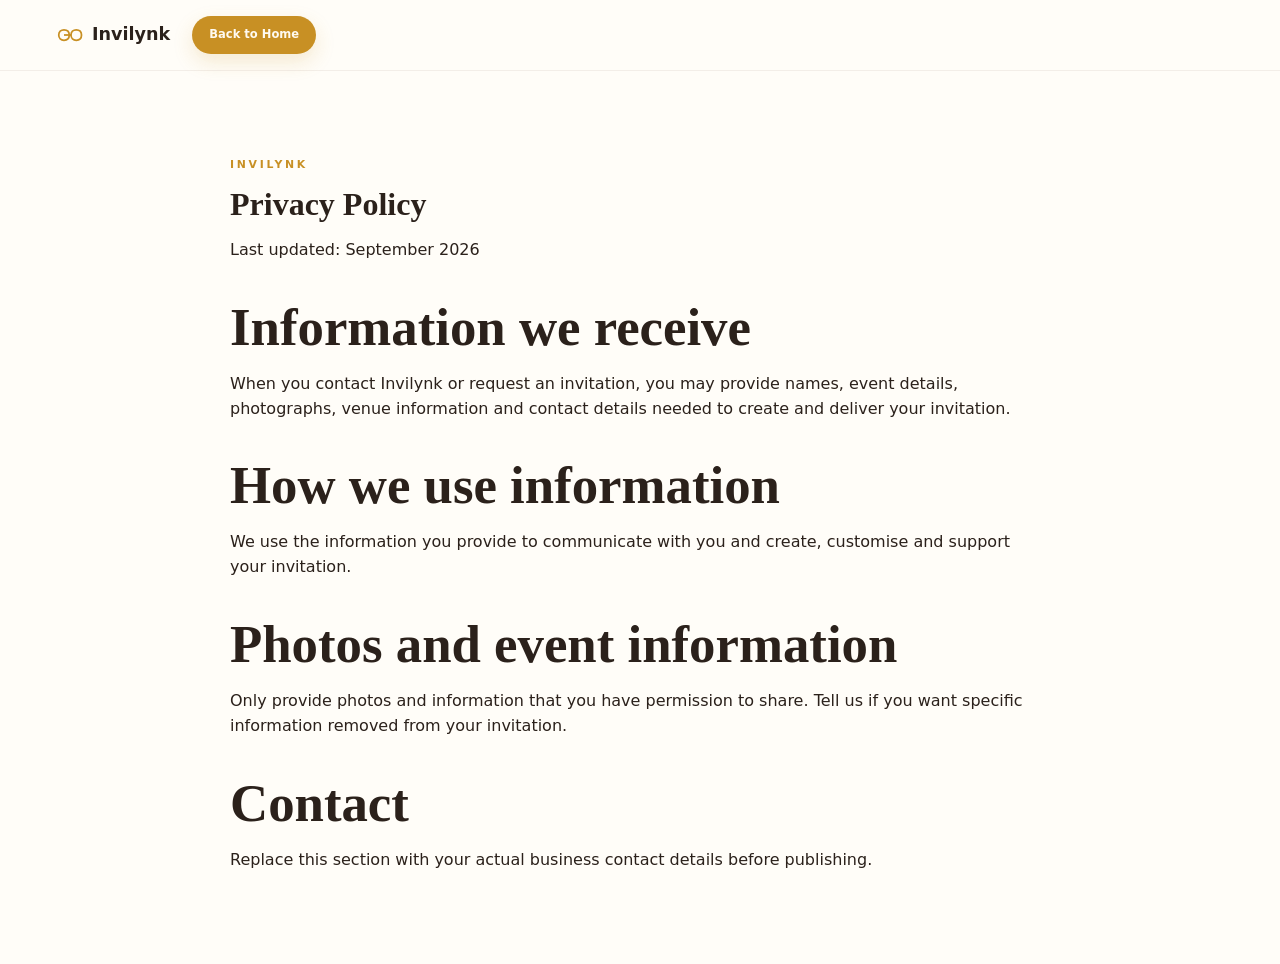
<file: privacy.html>
<!doctype html><html lang="en"><head><meta charset="utf-8"><meta name="viewport" content="width=device-width,initial-scale=1"><title>Privacy Policy — Invilynk</title><link rel="stylesheet" href="style.css"></head><body><header class="site-header"><div class="container nav-wrap"><a class="brand" href="index.html"><img src="assets/logo-mark.svg" alt=""><span>Invilynk</span></a><a class="btn btn-small btn-gold" href="index.html">Back to Home</a></div></header><main class="section-paper"><div class="container" style="max-width:820px"><p class="eyebrow">INVILYNK</p><h1>Privacy Policy</h1><p>Last updated: September 2026</p><h2 style="margin-top:35px">Information we receive</h2><p>When you contact Invilynk or request an invitation, you may provide names, event details, photographs, venue information and contact details needed to create and deliver your invitation.</p><h2 style="margin-top:35px">How we use information</h2><p>We use the information you provide to communicate with you and create, customise and support your invitation.</p><h2 style="margin-top:35px">Photos and event information</h2><p>Only provide photos and information that you have permission to share. Tell us if you want specific information removed from your invitation.</p><h2 style="margin-top:35px">Contact</h2><p>Replace this section with your actual business contact details before publishing.</p></div></main></body></html>
</file>
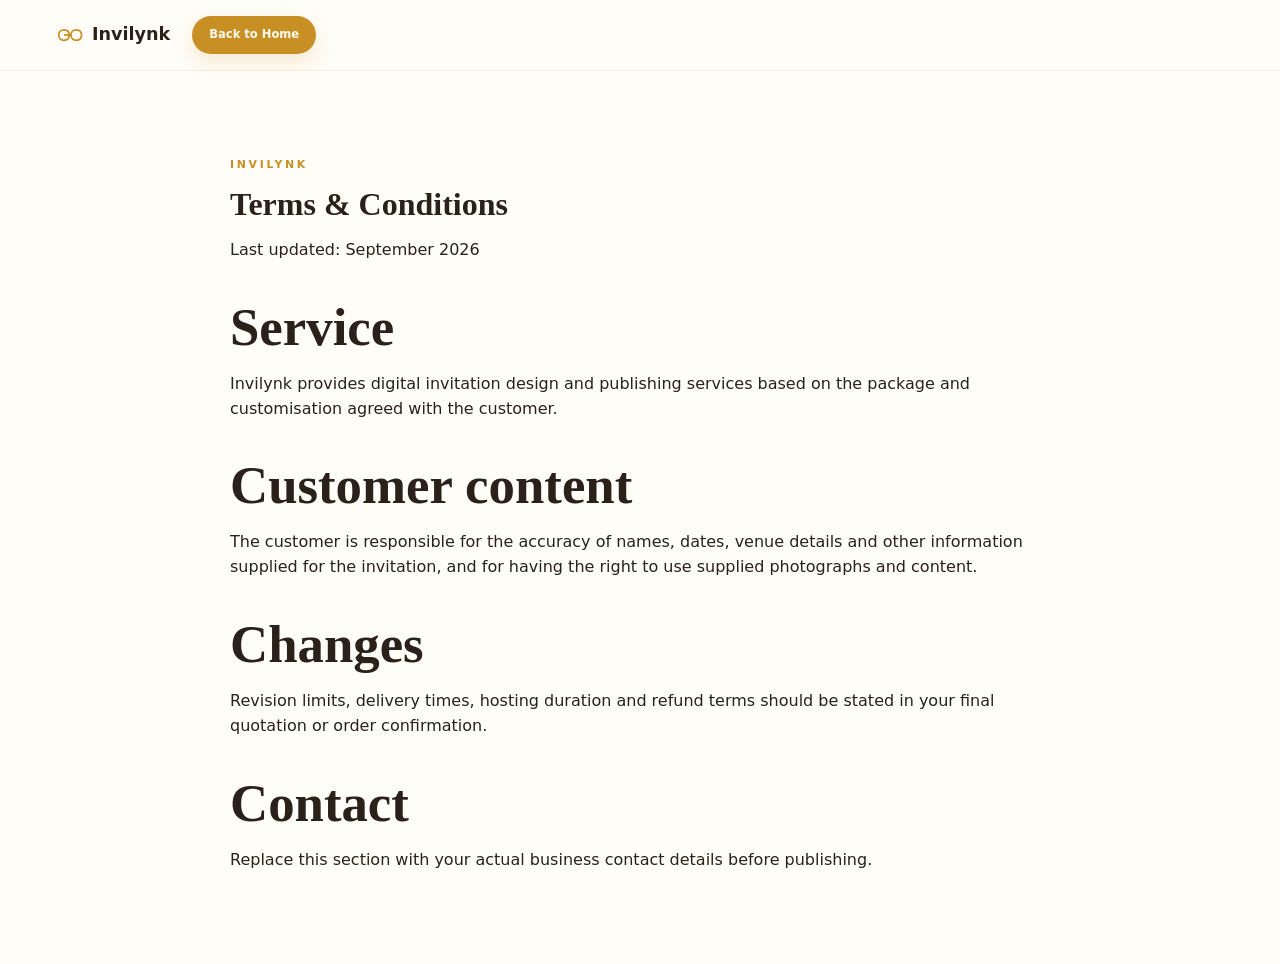
<file: terms.html>
<!doctype html><html lang="en"><head><meta charset="utf-8"><meta name="viewport" content="width=device-width,initial-scale=1"><title>Terms & Conditions — Invilynk</title><link rel="stylesheet" href="style.css"></head><body><header class="site-header"><div class="container nav-wrap"><a class="brand" href="index.html"><img src="assets/logo-mark.svg" alt=""><span>Invilynk</span></a><a class="btn btn-small btn-gold" href="index.html">Back to Home</a></div></header><main class="section-paper"><div class="container" style="max-width:820px"><p class="eyebrow">INVILYNK</p><h1>Terms &amp; Conditions</h1><p>Last updated: September 2026</p><h2 style="margin-top:35px">Service</h2><p>Invilynk provides digital invitation design and publishing services based on the package and customisation agreed with the customer.</p><h2 style="margin-top:35px">Customer content</h2><p>The customer is responsible for the accuracy of names, dates, venue details and other information supplied for the invitation, and for having the right to use supplied photographs and content.</p><h2 style="margin-top:35px">Changes</h2><p>Revision limits, delivery times, hosting duration and refund terms should be stated in your final quotation or order confirmation.</p><h2 style="margin-top:35px">Contact</h2><p>Replace this section with your actual business contact details before publishing.</p></div></main></body></html>
</file>
<file: style.css>
:root{--cream:#fff9ef;--paper:#fffdf8;--white:#fff;--brown:#2b160b;--gold:#c89024;--gold2:#e8c66a;--text:#2b211b;--muted:#75685d;--line:#eadfce;--shadow:0 12px 35px rgba(50,28,10,.10);--max:1180px}
*{box-sizing:border-box}html{scroll-behavior:smooth}body{margin:0;background:var(--cream);color:var(--text);font-family:"DM Sans",system-ui,sans-serif;line-height:1.55}img{max-width:100%;display:block}a{text-decoration:none;color:inherit}.container{width:min(calc(100% - 32px),var(--max));margin:auto}h1,h2,h3{font-family:"Playfair Display",Georgia,serif;line-height:1.1;margin:0}h2{font-size:clamp(2rem,5vw,3.3rem)}.site-header{position:sticky;top:0;z-index:100;background:rgba(255,253,248,.95);backdrop-filter:blur(14px);border-bottom:1px solid rgba(100,70,40,.08)}.nav-wrap{min-height:70px;display:flex;align-items:center;gap:22px}.brand{display:flex;align-items:center;gap:7px;font-weight:700;font-size:1.1rem}.brand img{width:35px;height:20px}.desktop-nav{display:flex;gap:25px;margin:auto;font-size:.78rem;color:#5f554e}.desktop-nav a:hover{color:var(--gold)}.btn{display:inline-flex;align-items:center;justify-content:center;gap:9px;padding:13px 20px;border-radius:999px;font-weight:700;font-size:.86rem;border:1px solid transparent;transition:.25s ease}.btn:hover{transform:translateY(-2px)}.btn-small{padding:9px 16px;font-size:.72rem}.btn-gold{background:var(--gold);color:#fffaf0;box-shadow:0 8px 20px rgba(200,144,36,.18)}.btn-dark{background:var(--brown);color:#fffaf0}.btn-outline-light{border-color:rgba(255,255,255,.6);color:#fff}.btn-outline-light:hover{background:#fff;color:var(--brown)}.btn-mini{background:var(--gold);color:#fff;padding:9px 13px;font-size:.7rem}.menu-toggle{display:none;margin-left:auto;background:none;border:0;font-size:1.5rem;color:var(--brown)}.mobile-menu{display:none;padding:8px 16px 18px;border-top:1px solid var(--line);background:var(--paper)}.mobile-menu a:not(.btn){display:block;padding:12px 0;border-bottom:1px solid var(--line)}.mobile-menu.open{display:block}
.hero{position:relative;overflow:hidden;background:#1d0c06 url("assets/hero-bg.svg") center/cover;color:#fff;padding:78px 0 64px;min-height:620px}.hero-overlay{position:absolute;inset:0;background:linear-gradient(90deg,rgba(28,10,4,.78),rgba(28,10,4,.2))}.hero-grid{position:relative;display:grid;grid-template-columns:1.05fr .75fr;align-items:center;gap:55px}.hero-copy{max-width:650px}.eyebrow{font-size:.68rem;letter-spacing:.25em;font-weight:700;color:var(--gold);margin-bottom:13px}.eyebrow.light{color:#e7c36a}.hero h1{font-size:clamp(3rem,6vw,5.3rem);letter-spacing:-.03em}.hero h1 span{color:#e9c76d}.hero-text{max-width:590px;color:#f7ecdc;font-size:1rem}.hero-actions{display:flex;gap:12px;flex-wrap:wrap;margin-top:25px}.hero-points{display:flex;gap:28px;margin-top:34px;color:#f2ddbc;font-size:.8rem}.hero-points span{display:grid;grid-template-columns:auto 1fr;column-gap:7px}.hero-points b{font-size:.73rem}.hero-points small{grid-column:2;color:#cfbea9}.hero-device{position:relative;display:flex;justify-content:center}.device-frame{width:290px;padding:9px;border-radius:40px;background:#090909;border:2px solid #656565;box-shadow:0 25px 65px rgba(0,0,0,.45);position:relative;z-index:2}.device-screen{overflow:hidden;border-radius:31px;background:#1a0c07;aspect-ratio:9/17.7}.device-screen img{width:100%;height:100%;object-fit:cover}.device-frame:before{content:"";position:absolute;top:8px;left:50%;transform:translateX(-50%);width:85px;height:18px;background:#070707;border-radius:0 0 13px 13px;z-index:3}.device-glow{position:absolute;width:380px;height:380px;background:radial-gradient(circle,rgba(232,198,106,.28),transparent 65%)}.section-paper{background:var(--paper);padding:75px 0}.demo-grid{display:grid;grid-template-columns:.9fr 1.1fr;align-items:center;gap:70px}.demo-device-wrap{display:flex;justify-content:center}.device-small{width:250px;transform:rotate(-5deg);box-shadow:0 30px 55px rgba(56,33,10,.18)}.demo-copy{max-width:560px}.demo-copy h2{font-size:clamp(2.2rem,5vw,3.7rem)}.demo-copy>p:not(.eyebrow):not(.micro-note){font-size:1rem;color:var(--muted)}.micro-note{font-size:.72rem;color:#8b7d70;margin-top:16px}.section-heading{max-width:760px}.section-heading.left{display:flex;align-items:end;justify-content:space-between;gap:35px}.section-heading.centered{text-align:center;margin:0 auto 35px}.section-heading h2{margin-bottom:8px}.section-heading>p:last-child{color:var(--muted);font-size:.88rem}.mini-benefits{display:grid;grid-template-columns:repeat(4,1fr);gap:12px;margin-top:35px}.mini-benefits div{display:flex;align-items:center;gap:10px;padding:15px;border:1px solid var(--line);border-radius:14px;background:#fff}.mini-benefits span{color:var(--gold);font-size:1.25rem}.mini-benefits b{font-size:.72rem;line-height:1.3}.features{padding-top:35px}.feature-grid{display:grid;grid-template-columns:repeat(6,1fr);gap:12px}.feature-card{background:#fff;border:1px solid var(--line);border-radius:15px;padding:22px 13px;text-align:center;box-shadow:0 6px 20px rgba(49,30,12,.05)}.feature-icon{width:44px;height:44px;border-radius:50%;display:grid;place-items:center;margin:0 auto 12px;background:#fff8e7;color:var(--gold);font-size:1.25rem;border:1px solid #efdcae}.feature-card h3{font-family:"DM Sans";font-size:.82rem;margin-bottom:7px}.feature-card p{font-size:.67rem;color:var(--muted);margin:0}
.dark-section{position:relative;background:var(--brown);color:#fff4e5;overflow:hidden;padding:78px 0}.dark-section:before,.dark-section:after{content:"";position:absolute;width:320px;height:320px;border:1px solid rgba(232,198,106,.13);border-radius:50%}.dark-section:before{left:-170px;top:-130px}.dark-section:after{right:-180px;bottom:-180px}.light-heading h2{color:#fff6e9}.light-heading p{color:#d7b984}.steps{display:grid;grid-template-columns:1fr auto 1fr auto 1fr;align-items:center;gap:22px;max-width:930px;margin:0 auto}.step{text-align:center}.step-no{font-size:.7rem;letter-spacing:.2em;color:#d6b25f}.step-icon{width:62px;height:62px;border-radius:50%;display:grid;place-items:center;margin:10px auto;background:#fff7e8;color:var(--gold);font-size:1.45rem}.step h3{font-family:"DM Sans";font-size:1rem;color:#f6dfb7}.step p{color:#d6c1a8;font-size:.76rem;max-width:220px;margin:6px auto}.step-arrow{font-size:2.5rem;color:#c59b55}.hand-note{position:absolute;right:5%;top:50%;transform:rotate(-6deg);font-family:"Playfair Display";font-style:italic;color:#e3bd69;font-size:1.05rem}
.row-heading{display:flex;align-items:end;justify-content:space-between;gap:25px;margin-bottom:30px}.text-btn{font-size:.72rem;background:var(--gold);color:#fff;padding:10px 14px;border-radius:999px;white-space:nowrap}.template-grid{display:grid;grid-template-columns:repeat(4,1fr);gap:18px}.template-card{background:#fff;border:1px solid var(--line);border-radius:18px;overflow:hidden;box-shadow:var(--shadow)}.template-card>img{width:100%;aspect-ratio:1/1.12;object-fit:cover}.template-card>div{padding:15px;text-align:center}.template-card span{font-family:"Playfair Display";font-size:1.15rem}.template-card p{font-size:.7rem;color:var(--muted);min-height:42px;margin:7px 0 12px}.price-grid{display:grid;grid-template-columns:repeat(3,1fr);gap:18px;max-width:1050px;margin:auto}.price-card{position:relative;background:#fff;border:1px solid var(--line);border-radius:18px;padding:28px 23px;box-shadow:var(--shadow)}.price-card.featured{border:2px solid var(--gold);transform:translateY(-8px)}.popular{position:absolute;top:-13px;left:50%;transform:translateX(-50%);background:var(--gold);color:#fff;padding:5px 12px;border-radius:999px;font-size:.58rem;font-weight:800;white-space:nowrap}.price-card h3{text-align:center;font-size:1.35rem}.price{text-align:center;font-size:2rem;font-weight:800;color:var(--brown);margin-top:4px}.price-card>p{text-align:center;color:var(--muted);font-size:.72rem;min-height:34px}.price-card ul{padding:0;margin:20px 0;list-style:none}.price-card li{font-size:.73rem;padding:5px 0;color:#55483f}.price-card li:before{content:"✓";color:var(--gold);font-weight:800;margin-right:7px}.price-card .btn{width:100%}.pricing-note{font-size:.68rem;color:#8d7c6b;text-align:center;margin:22px auto 0;max-width:760px}.faq-grid{display:grid;grid-template-columns:1fr 1fr;gap:15px;margin-top:20px}details{background:#fff;border:1px solid var(--line);border-radius:11px;margin-bottom:10px;padding:0 16px}summary{list-style:none;cursor:pointer;padding:15px 0;font-size:.78rem;font-weight:600;display:flex;justify-content:space-between;gap:15px}summary:after{content:"⌄";color:var(--gold)}details[open] summary:after{content:"⌃"}details p{border-top:1px solid var(--line);padding:12px 0 15px;color:var(--muted);font-size:.73rem}.contact-cta{padding:75px 0}.contact-grid{display:grid;grid-template-columns:1fr .6fr;align-items:center;gap:45px}.contact-grid h2{font-size:clamp(2.5rem,5vw,4rem)}.contact-grid>div>p:not(.eyebrow){color:#e0ccb1;max-width:580px}.contact-actions{display:flex;gap:10px;flex-wrap:wrap;margin-top:24px}.envelope-art{width:min(100%,450px);justify-self:end}.footer{background:#1d0d06;color:#d9c6ae;padding:55px 0 28px;border-top:1px solid #4a2916}.footer-grid{display:grid;grid-template-columns:1.7fr 1fr 1fr 1fr 1fr;gap:35px}.brand-footer{color:#fff}.footer p{font-size:.74rem}.footer h4{color:#f1ddbc;margin:0 0 10px;font-size:.8rem}.footer a:not(.brand){display:block;font-size:.72rem;color:#c7b19a;padding:3px 0}.socials{display:flex;gap:10px;margin-top:16px}.socials a{width:28px;height:28px;border:1px solid #6a4b31;border-radius:50%;display:grid!important;place-items:center}.footer-legal{border-left:1px solid #4c301e;padding-left:25px}
@media(max-width:900px){.desktop-nav,.site-header>.container>.btn{display:none}.menu-toggle{display:block}.hero{padding:62px 0 55px}.hero-grid{grid-template-columns:1fr;gap:40px}.hero-copy{max-width:720px}.hero-device{justify-content:flex-start;margin-left:8%}.hero-points{gap:16px}.demo-grid{grid-template-columns:1fr 1fr;gap:30px}.feature-grid{grid-template-columns:repeat(3,1fr)}.template-grid{grid-template-columns:repeat(2,1fr)}.price-grid{grid-template-columns:1fr;max-width:560px}.price-card.featured{transform:none}.footer-grid{grid-template-columns:repeat(3,1fr)}.footer-legal{border-left:0;padding-left:0}}
@media(max-width:620px){.container{width:min(calc(100% - 24px),var(--max))}.hero{padding:45px 0}.hero h1{font-size:2.9rem}.hero-text{font-size:.9rem}.hero-actions .btn{width:100%}.hero-points{display:grid;grid-template-columns:repeat(3,1fr);gap:8px}.hero-points b{font-size:.62rem}.hero-points small{font-size:.55rem}.hero-device{justify-content:center;margin:0}.device-frame{width:245px}.section-paper,.dark-section{padding:55px 0}.demo-grid{grid-template-columns:1fr;text-align:center}.demo-device-wrap{margin-bottom:10px}.device-small{width:215px}.demo-copy{margin:auto}.demo-copy .btn{width:100%}.section-heading.left,.row-heading{display:block}.row-heading .text-btn{display:inline-flex;margin-top:15px}.mini-benefits{grid-template-columns:repeat(2,1fr)}.feature-grid{grid-template-columns:repeat(2,1fr);gap:9px}.feature-card{padding:18px 9px}.feature-card p{font-size:.62rem}.steps{grid-template-columns:1fr;gap:5px}.step-arrow{display:none}.hand-note{display:none}.template-grid{grid-template-columns:1fr 1fr;gap:10px}.template-card>div{padding:11px 8px}.template-card span{font-size:1rem}.template-card p{font-size:.62rem;min-height:48px}.template-card .btn{font-size:.6rem;padding:8px 9px}.faq-grid{grid-template-columns:1fr;gap:0}.contact-grid{grid-template-columns:1fr}.envelope-art{justify-self:center;max-width:320px}.contact-actions .btn{flex:1;min-width:110px}.footer-grid{grid-template-columns:1fr 1fr;gap:25px}.footer-grid>div:first-child{grid-column:1/-1}.footer-legal{grid-column:1/-1}}
</file>
